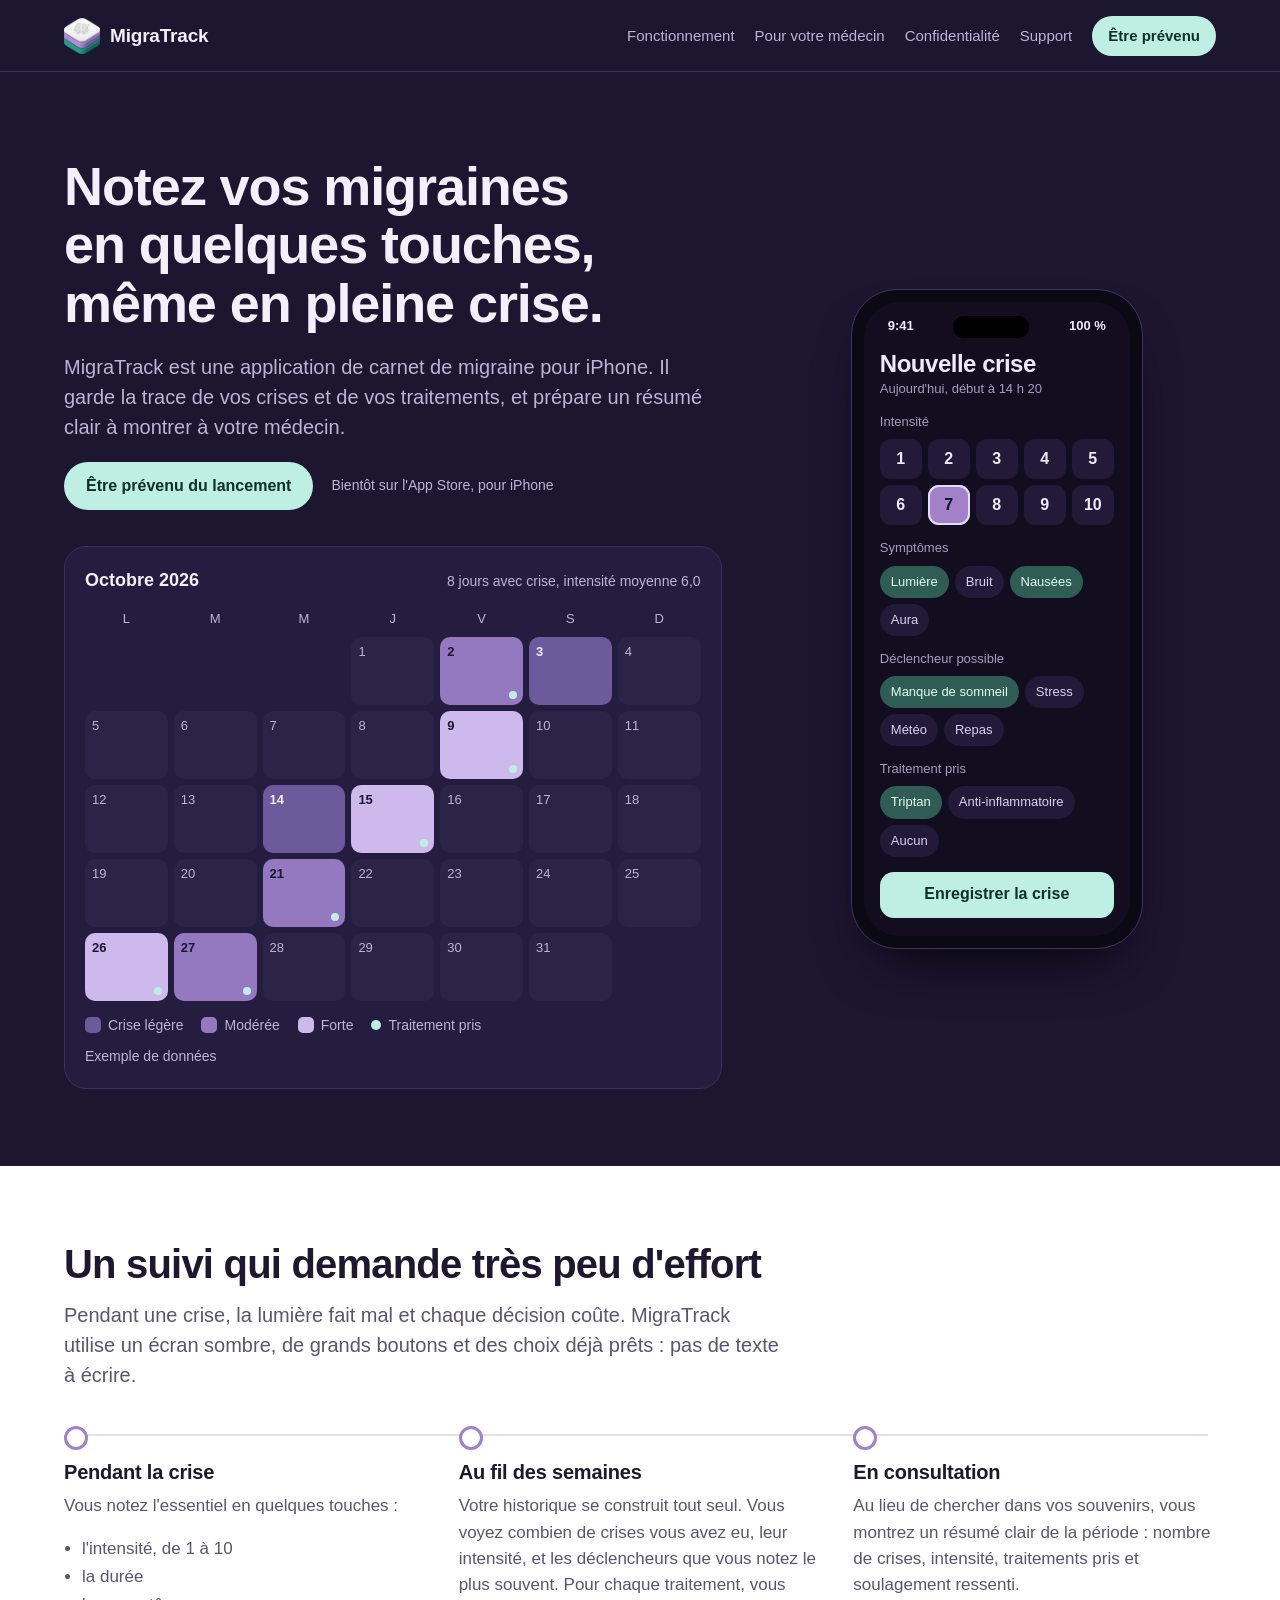
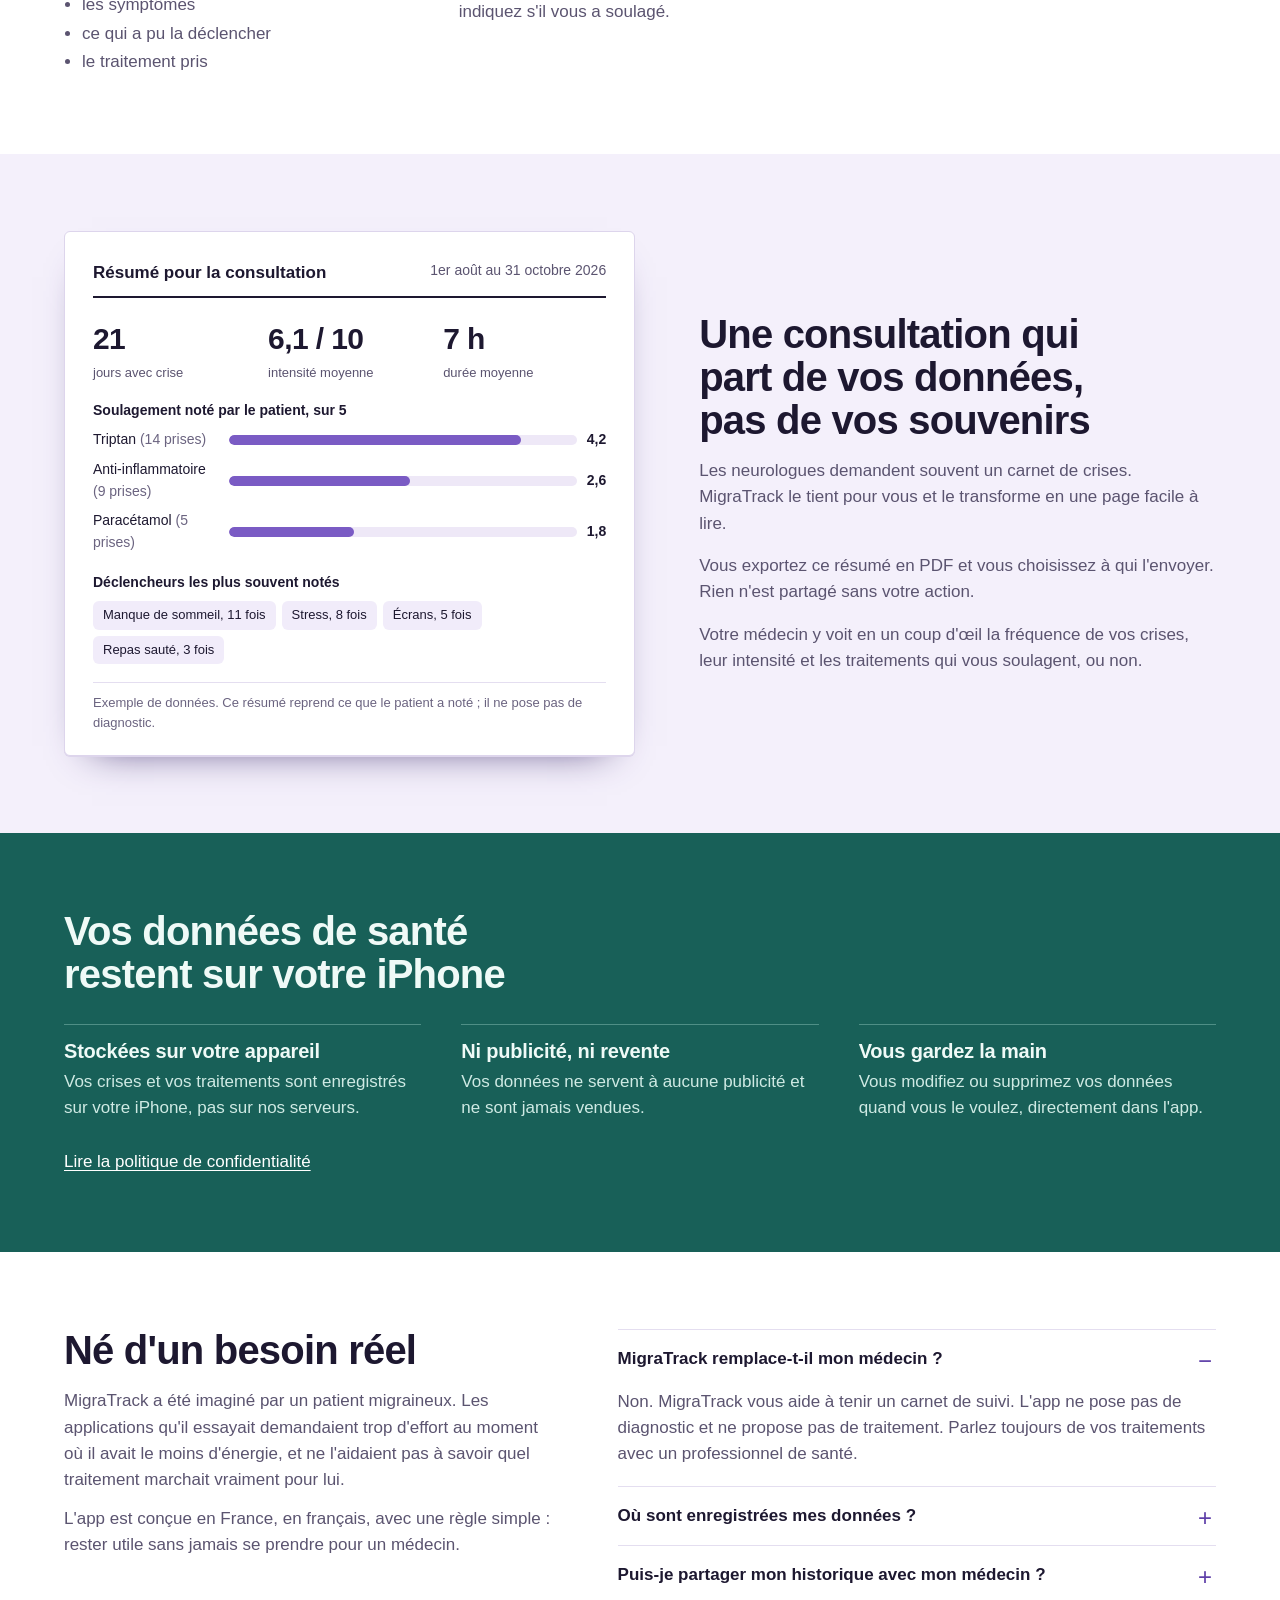
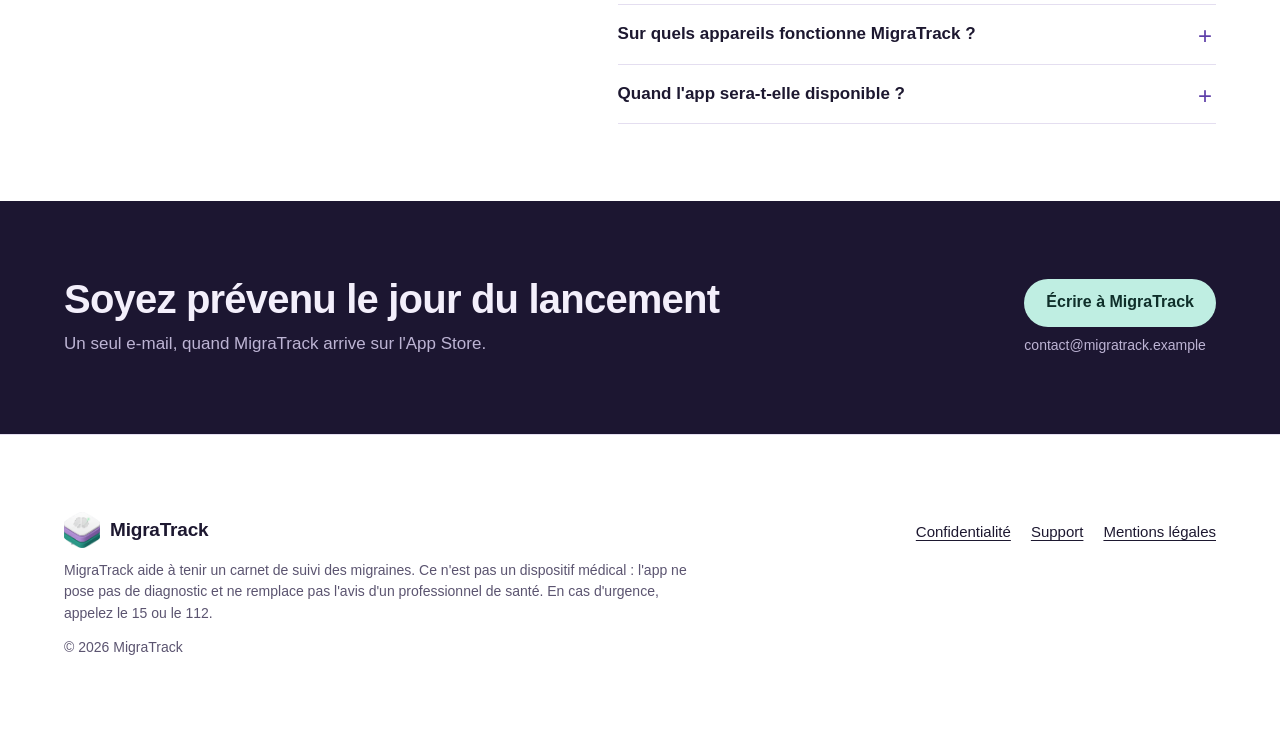
<file: index.html>
<!DOCTYPE html>
<html lang="fr">
<head>
<meta charset="utf-8">
<meta name="viewport" content="width=device-width, initial-scale=1">
<title>MigraTrack : carnet et suivi de migraine sur iPhone</title>
<meta name="description" content="MigraTrack est un carnet de migraine pour iPhone : notez vos crises en quelques touches, suivez vos traitements et préparez un résumé clair pour votre médecin. Vos données restent sur votre iPhone.">
<meta name="theme-color" content="#1c1631">
<meta property="og:type" content="website">
<meta property="og:title" content="MigraTrack, carnet de migraine pour iPhone">
<meta property="og:description" content="Notez vos crises en quelques touches, suivez vos traitements et préparez un résumé clair pour votre médecin.">
<meta property="og:locale" content="fr_FR">
<!-- Quand l'app sera publiée, ajoutez la bannière App Store :
<meta name="apple-itunes-app" content="app-id=VOTRE_APP_ID"> -->
<link rel="canonical" href="https://purpleyarek-cmyk.github.io/migratrack-site/">
<meta property="og:url" content="https://purpleyarek-cmyk.github.io/migratrack-site/">
<meta property="og:image" content="https://purpleyarek-cmyk.github.io/migratrack-site/assets/partage.png">
<meta property="og:image:width" content="1200">
<meta property="og:image:height" content="630">
<meta name="twitter:card" content="summary_large_image">
<meta property="og:site_name" content="MigraTrack">
<link rel="icon" type="image/png" href="assets/favicon.png">
<link rel="apple-touch-icon" href="assets/apple-touch-icon.png">
<link rel="stylesheet" href="assets/style.css">
<script type="application/ld+json">
{"@context":"https://schema.org","@type":"MobileApplication","name":"MigraTrack","operatingSystem":"iOS","applicationCategory":"HealthApplication","inLanguage":"fr","url":"https://purpleyarek-cmyk.github.io/migratrack-site/","image":"https://purpleyarek-cmyk.github.io/migratrack-site/assets/partage.png","description":"Carnet de migraine pour iPhone : suivi des crises, des déclencheurs possibles et des traitements, avec un résumé à partager avec son médecin."}
</script>
</head>
<body>
<a class="skip" href="#contenu">Aller au contenu</a>

<header class="top band" style="padding-block:0">
  <div class="wrap">
    <a class="brand" href="index.html"><img src="assets/logo.png" alt="" width="36" height="36">MigraTrack</a>
    <nav class="nav" aria-label="Navigation principale">
      <a class="opt" href="#fonctionnement">Fonctionnement</a>
      <a class="opt" href="#medecin">Pour votre médecin</a>
      <a href="confidentialite.html">Confidentialité</a>
      <a href="support.html">Support</a>
      <a class="btn small-btn" href="mailto:contact@migratrack.example?subject=Pr%C3%A9venez-moi%20du%20lancement%20de%20MigraTrack">Être prévenu</a>
    </nav>
  </div>
</header>

<main id="contenu">
<section class="hero band" aria-labelledby="titre">
  <div class="wrap">
    <div class="copy">
      <h1 id="titre">Notez vos migraines en quelques touches, même en pleine crise.</h1>
      <p class="lead">MigraTrack est une application de carnet de migraine pour iPhone. Il garde la trace de vos crises et de vos traitements, et prépare un résumé clair à montrer à votre médecin.</p>
      <div class="cta">
        <a class="btn" href="mailto:contact@migratrack.example?subject=Pr%C3%A9venez-moi%20du%20lancement%20de%20MigraTrack">Être prévenu du lancement</a>
        <span class="small">Bientôt sur l'App Store, pour iPhone</span>
      </div>
    </div>

    <div class="phone-slot">
      <div class="phone" role="img" aria-label="Écran de MigraTrack pour noter une crise : intensité 7 sur 10, sensibilité à la lumière et nausées, manque de sommeil, triptan pris.">
        <div class="screen" aria-hidden="true">
          <div class="status"><span>9:41</span><b></b><span>100 %</span></div>
          <div><h3>Nouvelle crise</h3><p class="sub">Aujourd'hui, début à 14 h 20</p></div>
          <div><p class="lbl">Intensité</p>
            <div class="scale"><span>1</span><span>2</span><span>3</span><span>4</span><span>5</span><span>6</span><span class="sel">7</span><span>8</span><span>9</span><span>10</span></div>
          </div>
          <div><p class="lbl">Symptômes</p>
            <div class="chips"><span class="sel">Lumière</span><span>Bruit</span><span class="sel">Nausées</span><span>Aura</span></div>
          </div>
          <div><p class="lbl">Déclencheur possible</p>
            <div class="chips"><span class="sel">Manque de sommeil</span><span>Stress</span><span>Météo</span><span>Repas</span></div>
          </div>
          <div><p class="lbl">Traitement pris</p>
            <div class="chips"><span class="sel">Triptan</span><span>Anti-inflammatoire</span><span>Aucun</span></div>
          </div>
          <div class="save">Enregistrer la crise</div>
        </div>
      </div>
    </div>

    <div class="cal" aria-labelledby="cal-titre">
      <div class="cal-head"><strong id="cal-titre">Octobre 2026</strong><span id="cal-sum"></span></div>
      <div class="cal-grid" id="cal-grid"></div>
      <div class="cal-key">
        <span><i class="sw" style="background:#6d5a9c"></i>Crise légère</span>
        <span><i class="sw" style="background:#9479c0"></i>Modérée</span>
        <span><i class="sw" style="background:#cdb9ec"></i>Forte</span>
        <span><i class="sw" style="background:#bfeee2;border-radius:50%;width:10px;height:10px"></i>Traitement pris</span>
      </div>
      <p class="small" style="color:#bdb4d4;margin-top:10px">Exemple de données</p>
    </div>
  </div>
</section>

<section class="band" id="fonctionnement" aria-labelledby="t-fonct">
  <div class="wrap">
    <div class="intro">
      <h2 id="t-fonct">Un suivi qui demande très peu d'effort</h2>
      <p class="lead">Pendant une crise, la lumière fait mal et chaque décision coûte. MigraTrack utilise un écran sombre, de grands boutons et des choix déjà prêts : pas de texte à écrire.</p>
    </div>
    <div class="steps">
      <div class="step">
        <h3>Pendant la crise</h3>
        <p>Vous notez l'essentiel en quelques touches :</p>
        <ul><li>l'intensité, de 1 à 10</li><li>la durée</li><li>les symptômes</li><li>ce qui a pu la déclencher</li><li>le traitement pris</li></ul>
      </div>
      <div class="step">
        <h3>Au fil des semaines</h3>
        <p>Votre historique se construit tout seul. Vous voyez combien de crises vous avez eu, leur intensité, et les déclencheurs que vous notez le plus souvent. Pour chaque traitement, vous indiquez s'il vous a soulagé.</p>
      </div>
      <div class="step">
        <h3>En consultation</h3>
        <p>Au lieu de chercher dans vos souvenirs, vous montrez un résumé clair de la période : nombre de crises, intensité, traitements pris et soulagement ressenti.</p>
      </div>
    </div>
  </div>
</section>

<section class="report-band band" id="medecin" aria-labelledby="t-med">
  <div class="wrap split">
    <div class="sheet" role="img" aria-label="Exemple de résumé pour la consultation : 21 jours avec crise sur trois mois, intensité moyenne 6,1 sur 10, et le soulagement noté pour chaque traitement.">
      <div class="sheet-top"><strong>Résumé pour la consultation</strong><span>1er août au 31 octobre 2026</span></div>
      <div class="figs">
        <div><b>21</b><span>jours avec crise</span></div>
        <div><b>6,1 / 10</b><span>intensité moyenne</span></div>
        <div><b>7 h</b><span>durée moyenne</span></div>
      </div>
      <div>
        <h4>Soulagement noté par le patient, sur 5</h4>
        <div class="rows" id="rows"></div>
      </div>
      <div>
        <h4>Déclencheurs les plus souvent notés</h4>
        <div class="tags"><span>Manque de sommeil, 11 fois</span><span>Stress, 8 fois</span><span>Écrans, 5 fois</span><span>Repas sauté, 3 fois</span></div>
      </div>
      <p class="note">Exemple de données. Ce résumé reprend ce que le patient a noté ; il ne pose pas de diagnostic.</p>
    </div>
    <div class="text">
      <h2 id="t-med">Une consultation qui part de vos données, pas de vos souvenirs</h2>
      <p>Les neurologues demandent souvent un carnet de crises. MigraTrack le tient pour vous et le transforme en une page facile à lire.</p>
      <p>Vous exportez ce résumé en PDF et vous choisissez à qui l'envoyer. Rien n'est partagé sans votre action.</p>
      <p>Votre médecin y voit en un coup d'œil la fréquence de vos crises, leur intensité et les traitements qui vous soulagent, ou non.</p>
    </div>
  </div>
</section>

<section class="privacy band" aria-labelledby="t-priv">
  <div class="wrap">
    <h2 id="t-priv">Vos données de santé restent sur votre iPhone</h2>
    <div class="pts">
      <div><h3>Stockées sur votre appareil</h3><p>Vos crises et vos traitements sont enregistrés sur votre iPhone, pas sur nos serveurs.</p></div>
      <div><h3>Ni publicité, ni revente</h3><p>Vos données ne servent à aucune publicité et ne sont jamais vendues.</p></div>
      <div><h3>Vous gardez la main</h3><p>Vous modifiez ou supprimez vos données quand vous le voulez, directement dans l'app.</p></div>
    </div>
    <p><a href="confidentialite.html">Lire la politique de confidentialité</a></p>
  </div>
</section>

<section class="band" aria-labelledby="t-about">
  <div class="wrap two">
    <div class="about">
      <h2 id="t-about">Né d'un besoin réel</h2>
      <p style="margin-top:16px">MigraTrack a été imaginé par un patient migraineux. Les applications qu'il essayait demandaient trop d'effort au moment où il avait le moins d'énergie, et ne l'aidaient pas à savoir quel traitement marchait vraiment pour lui.</p>
      <p>L'app est conçue en France, en français, avec une règle simple : rester utile sans jamais se prendre pour un médecin.</p>
    </div>
    <div class="faq" aria-label="Questions fréquentes">
      <details open><summary>MigraTrack remplace-t-il mon médecin ?</summary><p>Non. MigraTrack vous aide à tenir un carnet de suivi. L'app ne pose pas de diagnostic et ne propose pas de traitement. Parlez toujours de vos traitements avec un professionnel de santé.</p></details>
      <details><summary>Où sont enregistrées mes données ?</summary><p>Sur votre iPhone. Elles ne sont envoyées sur aucun serveur MigraTrack. Si vous exportez un résumé, c'est vous qui choisissez à qui l'envoyer.</p></details>
      <details><summary>Puis-je partager mon historique avec mon médecin ?</summary><p>Oui. Vous générez un résumé en PDF depuis l'app, puis vous l'envoyez ou l'imprimez comme vous le souhaitez.</p></details>
      <details><summary>Sur quels appareils fonctionne MigraTrack ?</summary><p>Sur iPhone. La version d'iOS nécessaire sera indiquée sur la page App Store de l'app.</p></details>
      <details><summary>Quand l'app sera-t-elle disponible ?</summary><p>MigraTrack est en cours de finalisation. Écrivez-nous et nous vous préviendrons le jour de sa sortie sur l'App Store.</p></details>
    </div>
  </div>
</section>

<section class="closing band" aria-labelledby="t-close">
  <div class="wrap">
    <div>
      <h2 id="t-close">Soyez prévenu le jour du lancement</h2>
      <p>Un seul e-mail, quand MigraTrack arrive sur l'App Store.</p>
    </div>
    <div class="mail">
      <a class="btn" href="mailto:contact@migratrack.example?subject=Pr%C3%A9venez-moi%20du%20lancement%20de%20MigraTrack">Écrire à MigraTrack</a>
      <span class="small">contact@migratrack.example</span>
    </div>
  </div>
</section>
</main>

<footer class="foot band">
  <div class="wrap">
    <div style="display:grid;gap:12px">
      <a class="brand" href="index.html" style="color:var(--ink)"><img src="assets/logo.png" alt="" width="36" height="36">MigraTrack</a>
      <p class="small">MigraTrack aide à tenir un carnet de suivi des migraines. Ce n'est pas un dispositif médical : l'app ne pose pas de diagnostic et ne remplace pas l'avis d'un professionnel de santé. En cas d'urgence, appelez le 15 ou le 112.</p>
      <p class="small">© 2026 MigraTrack</p>
    </div>
    <nav aria-label="Liens utiles">
      <a href="confidentialite.html">Confidentialité</a>
      <a href="support.html">Support</a>
      <a href="mentions-legales.html">Mentions légales</a>
    </nav>
  </div>
</footer>

<script>
{
  const crises={2:[6,1],3:[4,0],9:[8,1],14:[3,0],15:[7,1],21:[5,1],26:[9,1],27:[6,1]};
  const y=2026,m=9;
  const lead=(new Date(y,m,1).getDay()+6)%7;
  const days=new Date(y,m+1,0).getDate();
  const dows=['L','M','M','J','V','S','D'];
  let h=dows.map(d=>'<span class="dow">'+d+'</span>').join('');
  for(let i=0;i<lead;i++)h+='<span class="day out"></span>';
  for(let d=1;d<=days;d++){
    const c=crises[d];
    if(!c){h+='<span class="day">'+d+'</span>';continue;}
    const [n,t]=c;
    const bg=n<=4?'#6d5a9c':n<=6?'#9479c0':'#cdb9ec';
    const cls=n<=4?'day on low':'day on';
    h+='<span class="'+cls+'" style="background:'+bg+'" title="Crise d\'intensité '+n+' sur 10">'+d+(t?'<i></i>':'')+'</span>';
  }
  document.getElementById('cal-grid').innerHTML=h;
  const n=Object.keys(crises).length;
  const avg=Object.values(crises).reduce((s,c)=>s+c[0],0)/n;
  document.getElementById('cal-sum').textContent=n+' jours avec crise, intensité moyenne '+avg.toFixed(1).replace('.',',');
  const rows=[['Triptan',14,4.2],['Anti-inflammatoire',9,2.6],['Paracétamol',5,1.8]];
  document.getElementById('rows').innerHTML=rows.map(r=>'<div class="row"><span>'+r[0]+' <span style="color:#6b6480">('+r[1]+' prises)</span></span><span class="bar"><i style="width:'+(r[2]/5*100)+'%"></i></span><b>'+r[2].toFixed(1).replace('.',',')+'</b></div>').join('');
}
</script>
</body>
</html>
</file>
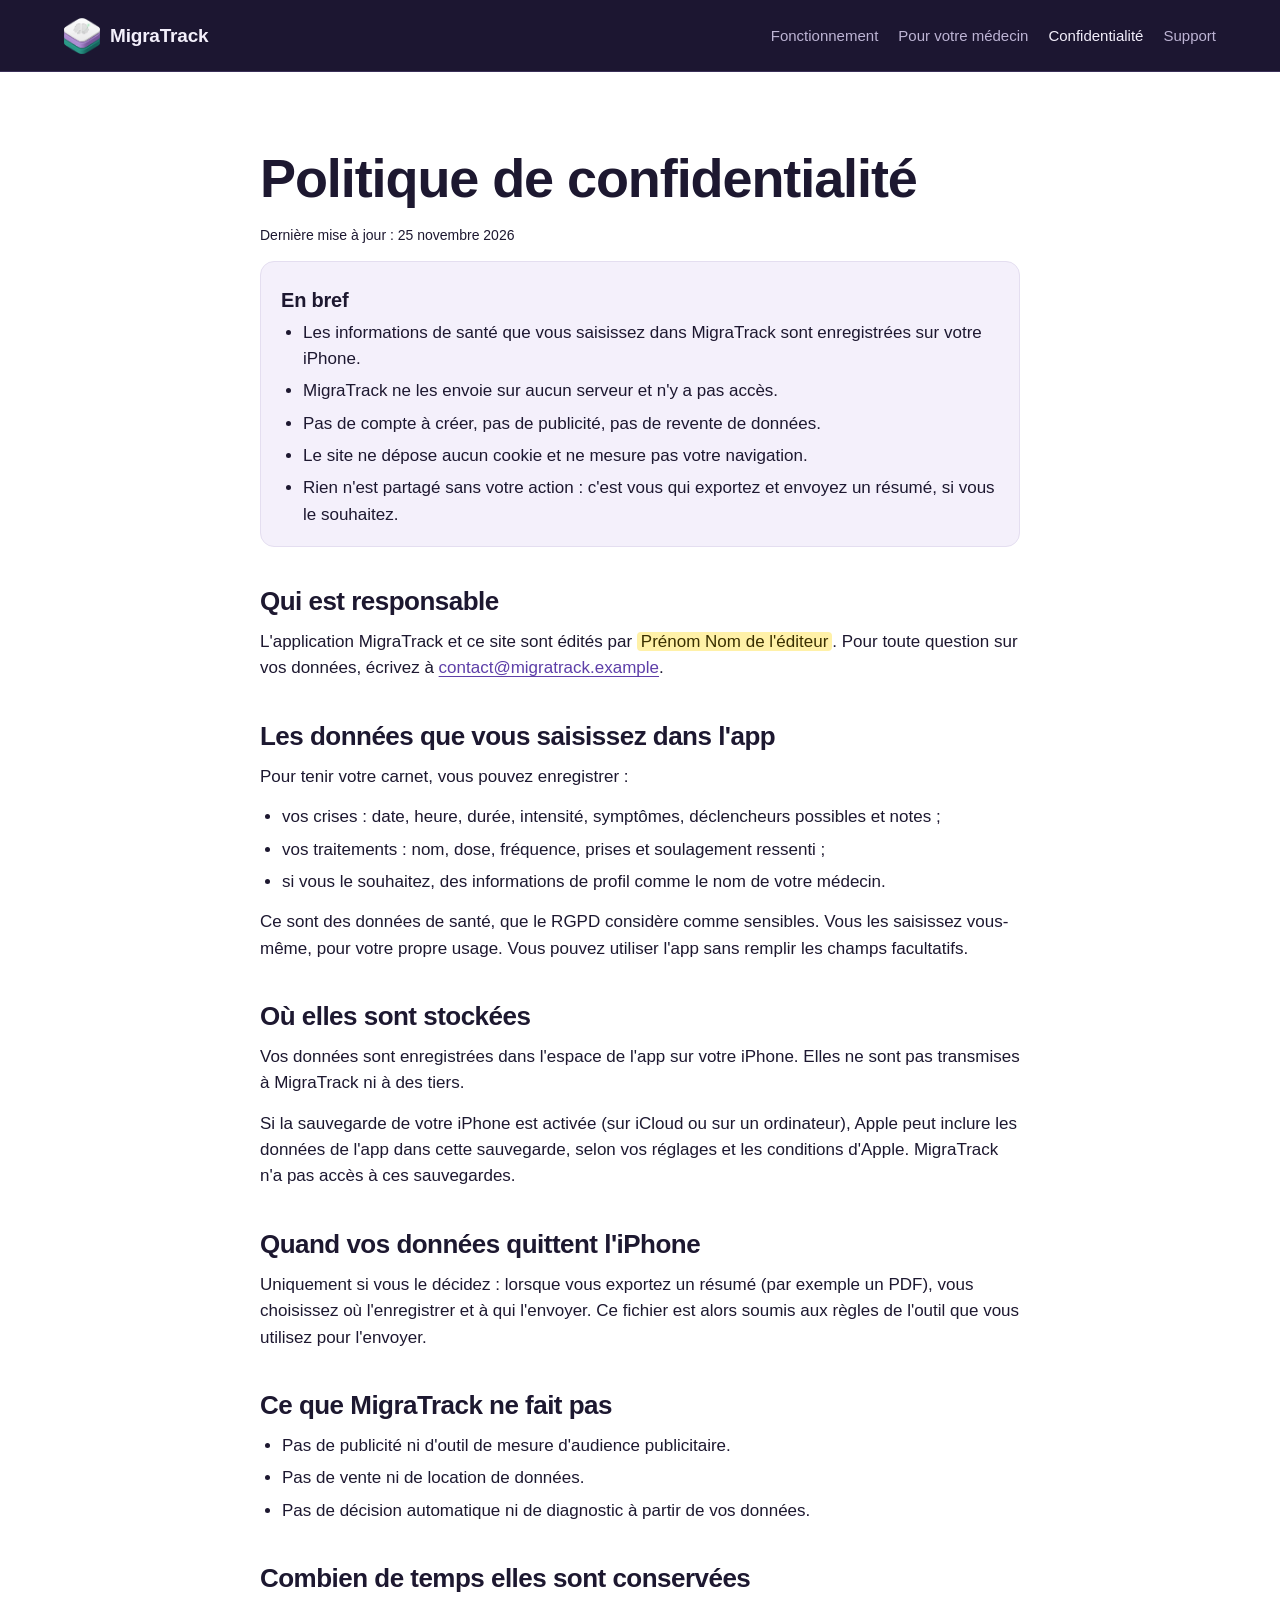
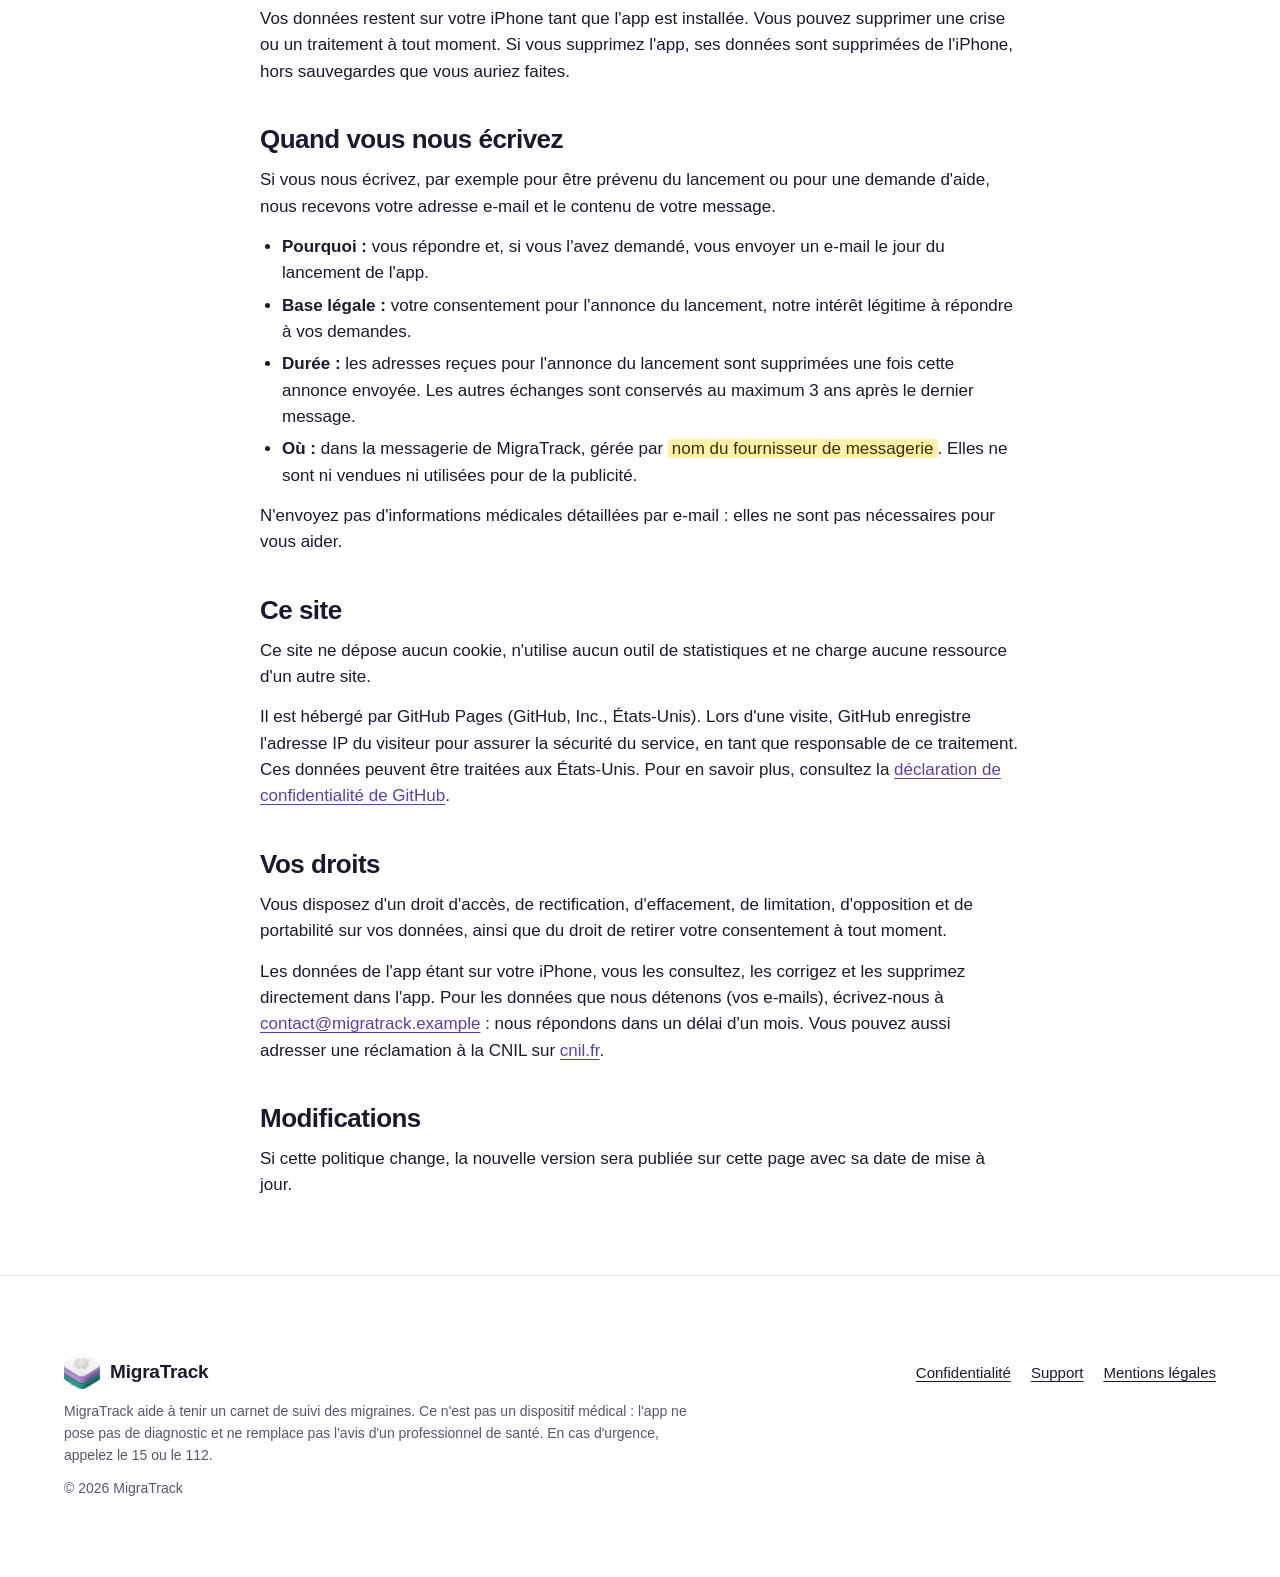
<file: confidentialite.html>
<!DOCTYPE html>
<html lang="fr">
<head>
<meta charset="utf-8">
<meta name="viewport" content="width=device-width, initial-scale=1">
<title>Confidentialité, MigraTrack</title>
<meta name="description" content="Politique de confidentialité de l'application MigraTrack et de son site : quelles données sont traitées, où elles sont stockées et quels sont vos droits.">
<meta name="theme-color" content="#1c1631">
<link rel="canonical" href="https://purpleyarek-cmyk.github.io/migratrack-site/confidentialite.html">
<meta property="og:url" content="https://purpleyarek-cmyk.github.io/migratrack-site/confidentialite.html">
<meta property="og:image" content="https://purpleyarek-cmyk.github.io/migratrack-site/assets/partage.png">
<meta property="og:image:width" content="1200">
<meta property="og:image:height" content="630">
<meta name="twitter:card" content="summary_large_image">
<meta property="og:type" content="website">
<meta property="og:site_name" content="MigraTrack">
<meta property="og:title" content="Confidentialité, MigraTrack">
<meta property="og:description" content="Politique de confidentialité de l'application MigraTrack et de son site : quelles données sont traitées, où elles sont stockées et quels sont vos droits.">
<meta property="og:locale" content="fr_FR">
<link rel="icon" type="image/png" href="assets/favicon.png">
<link rel="apple-touch-icon" href="assets/apple-touch-icon.png">
<link rel="stylesheet" href="assets/style.css">
</head>
<body>
<a class="skip" href="#contenu">Aller au contenu</a>
<header class="top band" style="padding-block:0">
  <div class="wrap">
    <a class="brand" href="index.html"><img src="assets/logo.png" alt="" width="36" height="36">MigraTrack</a>
    <nav class="nav" aria-label="Navigation principale">
      <a class="opt" href="index.html#fonctionnement">Fonctionnement</a>
      <a class="opt" href="index.html#medecin">Pour votre médecin</a>
      <a href="confidentialite.html" aria-current="page">Confidentialité</a>
      <a href="support.html">Support</a>
    </nav>
  </div>
</header>
<main id="contenu" class="band">
<article class="doc">

<h1>Politique de confidentialité</h1>
<p class="small">Dernière mise à jour : 25 novembre 2026</p>

<div class="box">
  <h3>En bref</h3>
  <ul>
    <li>Les informations de santé que vous saisissez dans MigraTrack sont enregistrées sur votre iPhone.</li>
    <li>MigraTrack ne les envoie sur aucun serveur et n'y a pas accès.</li>
    <li>Pas de compte à créer, pas de publicité, pas de revente de données.</li>
    <li>Le site ne dépose aucun cookie et ne mesure pas votre navigation.</li>
    <li>Rien n'est partagé sans votre action : c'est vous qui exportez et envoyez un résumé, si vous le souhaitez.</li>
  </ul>
</div>

<h2>Qui est responsable</h2>
<p>L'application MigraTrack et ce site sont édités par <span class="todo">Prénom Nom de l'éditeur</span>. Pour toute question sur vos données, écrivez à <a href="mailto:contact@migratrack.example">contact@migratrack.example</a>.</p>

<h2>Les données que vous saisissez dans l'app</h2>
<p>Pour tenir votre carnet, vous pouvez enregistrer :</p>
<ul>
  <li>vos crises : date, heure, durée, intensité, symptômes, déclencheurs possibles et notes ;</li>
  <li>vos traitements : nom, dose, fréquence, prises et soulagement ressenti ;</li>
  <li>si vous le souhaitez, des informations de profil comme le nom de votre médecin.</li>
</ul>
<p>Ce sont des données de santé, que le RGPD considère comme sensibles. Vous les saisissez vous-même, pour votre propre usage. Vous pouvez utiliser l'app sans remplir les champs facultatifs.</p>

<h2>Où elles sont stockées</h2>
<p>Vos données sont enregistrées dans l'espace de l'app sur votre iPhone. Elles ne sont pas transmises à MigraTrack ni à des tiers.</p>
<p>Si la sauvegarde de votre iPhone est activée (sur iCloud ou sur un ordinateur), Apple peut inclure les données de l'app dans cette sauvegarde, selon vos réglages et les conditions d'Apple. MigraTrack n'a pas accès à ces sauvegardes.</p>

<h2>Quand vos données quittent l'iPhone</h2>
<p>Uniquement si vous le décidez : lorsque vous exportez un résumé (par exemple un PDF), vous choisissez où l'enregistrer et à qui l'envoyer. Ce fichier est alors soumis aux règles de l'outil que vous utilisez pour l'envoyer.</p>

<h2>Ce que MigraTrack ne fait pas</h2>
<ul>
  <li>Pas de publicité ni d'outil de mesure d'audience publicitaire.</li>
  <li>Pas de vente ni de location de données.</li>
  <li>Pas de décision automatique ni de diagnostic à partir de vos données.</li>
</ul>

<h2>Combien de temps elles sont conservées</h2>
<p>Vos données restent sur votre iPhone tant que l'app est installée. Vous pouvez supprimer une crise ou un traitement à tout moment. Si vous supprimez l'app, ses données sont supprimées de l'iPhone, hors sauvegardes que vous auriez faites.</p>

<h2>Quand vous nous écrivez</h2>
<p>Si vous nous écrivez, par exemple pour être prévenu du lancement ou pour une demande d'aide, nous recevons votre adresse e-mail et le contenu de votre message.</p>
<ul>
  <li><strong>Pourquoi :</strong> vous répondre et, si vous l'avez demandé, vous envoyer un e-mail le jour du lancement de l'app.</li>
  <li><strong>Base légale :</strong> votre consentement pour l'annonce du lancement, notre intérêt légitime à répondre à vos demandes.</li>
  <li><strong>Durée :</strong> les adresses reçues pour l'annonce du lancement sont supprimées une fois cette annonce envoyée. Les autres échanges sont conservés au maximum 3 ans après le dernier message.</li>
  <li><strong>Où :</strong> dans la messagerie de MigraTrack, gérée par <span class="todo">nom du fournisseur de messagerie</span>. Elles ne sont ni vendues ni utilisées pour de la publicité.</li>
</ul>
<p>N'envoyez pas d'informations médicales détaillées par e-mail : elles ne sont pas nécessaires pour vous aider.</p>

<h2>Ce site</h2>
<p>Ce site ne dépose aucun cookie, n'utilise aucun outil de statistiques et ne charge aucune ressource d'un autre site.</p>
<p>Il est hébergé par GitHub Pages (GitHub, Inc., États-Unis). Lors d'une visite, GitHub enregistre l'adresse IP du visiteur pour assurer la sécurité du service, en tant que responsable de ce traitement. Ces données peuvent être traitées aux États-Unis. Pour en savoir plus, consultez la <a href="https://docs.github.com/fr/site-policy/privacy-policies/github-general-privacy-statement">déclaration de confidentialité de GitHub</a>.</p>

<h2>Vos droits</h2>
<p>Vous disposez d'un droit d'accès, de rectification, d'effacement, de limitation, d'opposition et de portabilité sur vos données, ainsi que du droit de retirer votre consentement à tout moment.</p>
<p>Les données de l'app étant sur votre iPhone, vous les consultez, les corrigez et les supprimez directement dans l'app. Pour les données que nous détenons (vos e-mails), écrivez-nous à <a href="mailto:contact@migratrack.example">contact@migratrack.example</a> : nous répondons dans un délai d'un mois. Vous pouvez aussi adresser une réclamation à la CNIL sur <a href="https://www.cnil.fr">cnil.fr</a>.</p>

<h2>Modifications</h2>
<p>Si cette politique change, la nouvelle version sera publiée sur cette page avec sa date de mise à jour.</p>
</article>
</main>
<footer class="foot band">
  <div class="wrap">
    <div style="display:grid;gap:12px">
      <a class="brand" href="index.html" style="color:var(--ink)"><img src="assets/logo.png" alt="" width="36" height="36">MigraTrack</a>
      <p class="small">MigraTrack aide à tenir un carnet de suivi des migraines. Ce n'est pas un dispositif médical : l'app ne pose pas de diagnostic et ne remplace pas l'avis d'un professionnel de santé. En cas d'urgence, appelez le 15 ou le 112.</p>
      <p class="small">© 2026 MigraTrack</p>
    </div>
    <nav aria-label="Liens utiles">
      <a href="confidentialite.html">Confidentialité</a>
      <a href="support.html">Support</a>
      <a href="mentions-legales.html">Mentions légales</a>
    </nav>
  </div>
</footer>
</body>
</html>
</file>
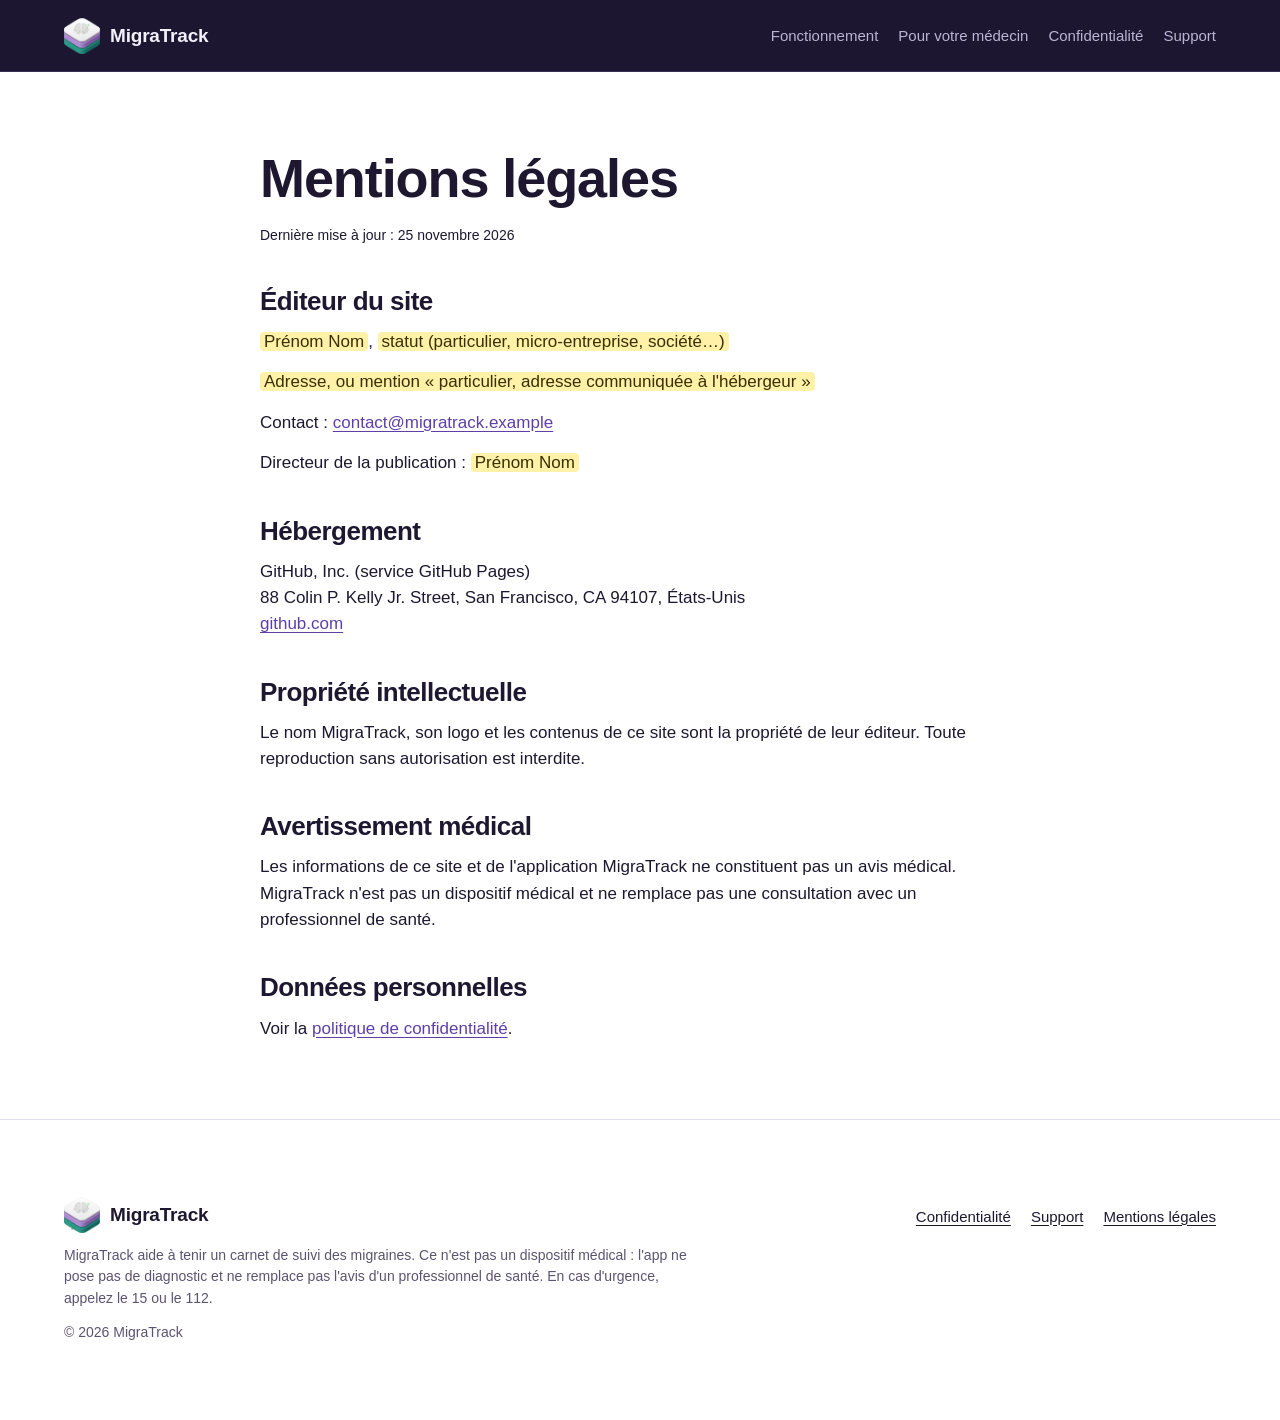
<file: mentions-legales.html>
<!DOCTYPE html>
<html lang="fr">
<head>
<meta charset="utf-8">
<meta name="viewport" content="width=device-width, initial-scale=1">
<title>Mentions légales, MigraTrack</title>
<meta name="description" content="Mentions légales du site MigraTrack.">
<meta name="theme-color" content="#1c1631">
<link rel="canonical" href="https://purpleyarek-cmyk.github.io/migratrack-site/mentions-legales.html">
<meta property="og:url" content="https://purpleyarek-cmyk.github.io/migratrack-site/mentions-legales.html">
<meta property="og:image" content="https://purpleyarek-cmyk.github.io/migratrack-site/assets/partage.png">
<meta property="og:image:width" content="1200">
<meta property="og:image:height" content="630">
<meta name="twitter:card" content="summary_large_image">
<meta property="og:type" content="website">
<meta property="og:site_name" content="MigraTrack">
<meta property="og:title" content="Mentions légales, MigraTrack">
<meta property="og:description" content="Mentions légales du site MigraTrack.">
<meta property="og:locale" content="fr_FR">
<link rel="icon" type="image/png" href="assets/favicon.png">
<link rel="apple-touch-icon" href="assets/apple-touch-icon.png">
<link rel="stylesheet" href="assets/style.css">
</head>
<body>
<a class="skip" href="#contenu">Aller au contenu</a>
<header class="top band" style="padding-block:0">
  <div class="wrap">
    <a class="brand" href="index.html"><img src="assets/logo.png" alt="" width="36" height="36">MigraTrack</a>
    <nav class="nav" aria-label="Navigation principale">
      <a class="opt" href="index.html#fonctionnement">Fonctionnement</a>
      <a class="opt" href="index.html#medecin">Pour votre médecin</a>
      <a href="confidentialite.html">Confidentialité</a>
      <a href="support.html">Support</a>
    </nav>
  </div>
</header>
<main id="contenu" class="band">
<article class="doc">

<h1>Mentions légales</h1>
<p class="small">Dernière mise à jour : 25 novembre 2026</p>

<h2>Éditeur du site</h2>
<p><span class="todo">Prénom Nom</span>, <span class="todo">statut (particulier, micro-entreprise, société…)</span></p>
<p><span class="todo">Adresse, ou mention « particulier, adresse communiquée à l'hébergeur »</span></p>
<p>Contact : <a href="mailto:contact@migratrack.example">contact@migratrack.example</a></p>
<p>Directeur de la publication : <span class="todo">Prénom Nom</span></p>

<h2>Hébergement</h2>
<p>GitHub, Inc. (service GitHub Pages)<br>88 Colin P. Kelly Jr. Street, San Francisco, CA 94107, États-Unis<br><a href="https://github.com">github.com</a></p>

<h2>Propriété intellectuelle</h2>
<p>Le nom MigraTrack, son logo et les contenus de ce site sont la propriété de leur éditeur. Toute reproduction sans autorisation est interdite.</p>

<h2>Avertissement médical</h2>
<p>Les informations de ce site et de l'application MigraTrack ne constituent pas un avis médical. MigraTrack n'est pas un dispositif médical et ne remplace pas une consultation avec un professionnel de santé.</p>

<h2>Données personnelles</h2>
<p>Voir la <a href="confidentialite.html">politique de confidentialité</a>.</p>
</article>
</main>
<footer class="foot band">
  <div class="wrap">
    <div style="display:grid;gap:12px">
      <a class="brand" href="index.html" style="color:var(--ink)"><img src="assets/logo.png" alt="" width="36" height="36">MigraTrack</a>
      <p class="small">MigraTrack aide à tenir un carnet de suivi des migraines. Ce n'est pas un dispositif médical : l'app ne pose pas de diagnostic et ne remplace pas l'avis d'un professionnel de santé. En cas d'urgence, appelez le 15 ou le 112.</p>
      <p class="small">© 2026 MigraTrack</p>
    </div>
    <nav aria-label="Liens utiles">
      <a href="confidentialite.html">Confidentialité</a>
      <a href="support.html">Support</a>
      <a href="mentions-legales.html">Mentions légales</a>
    </nav>
  </div>
</footer>
</body>
</html>
</file>
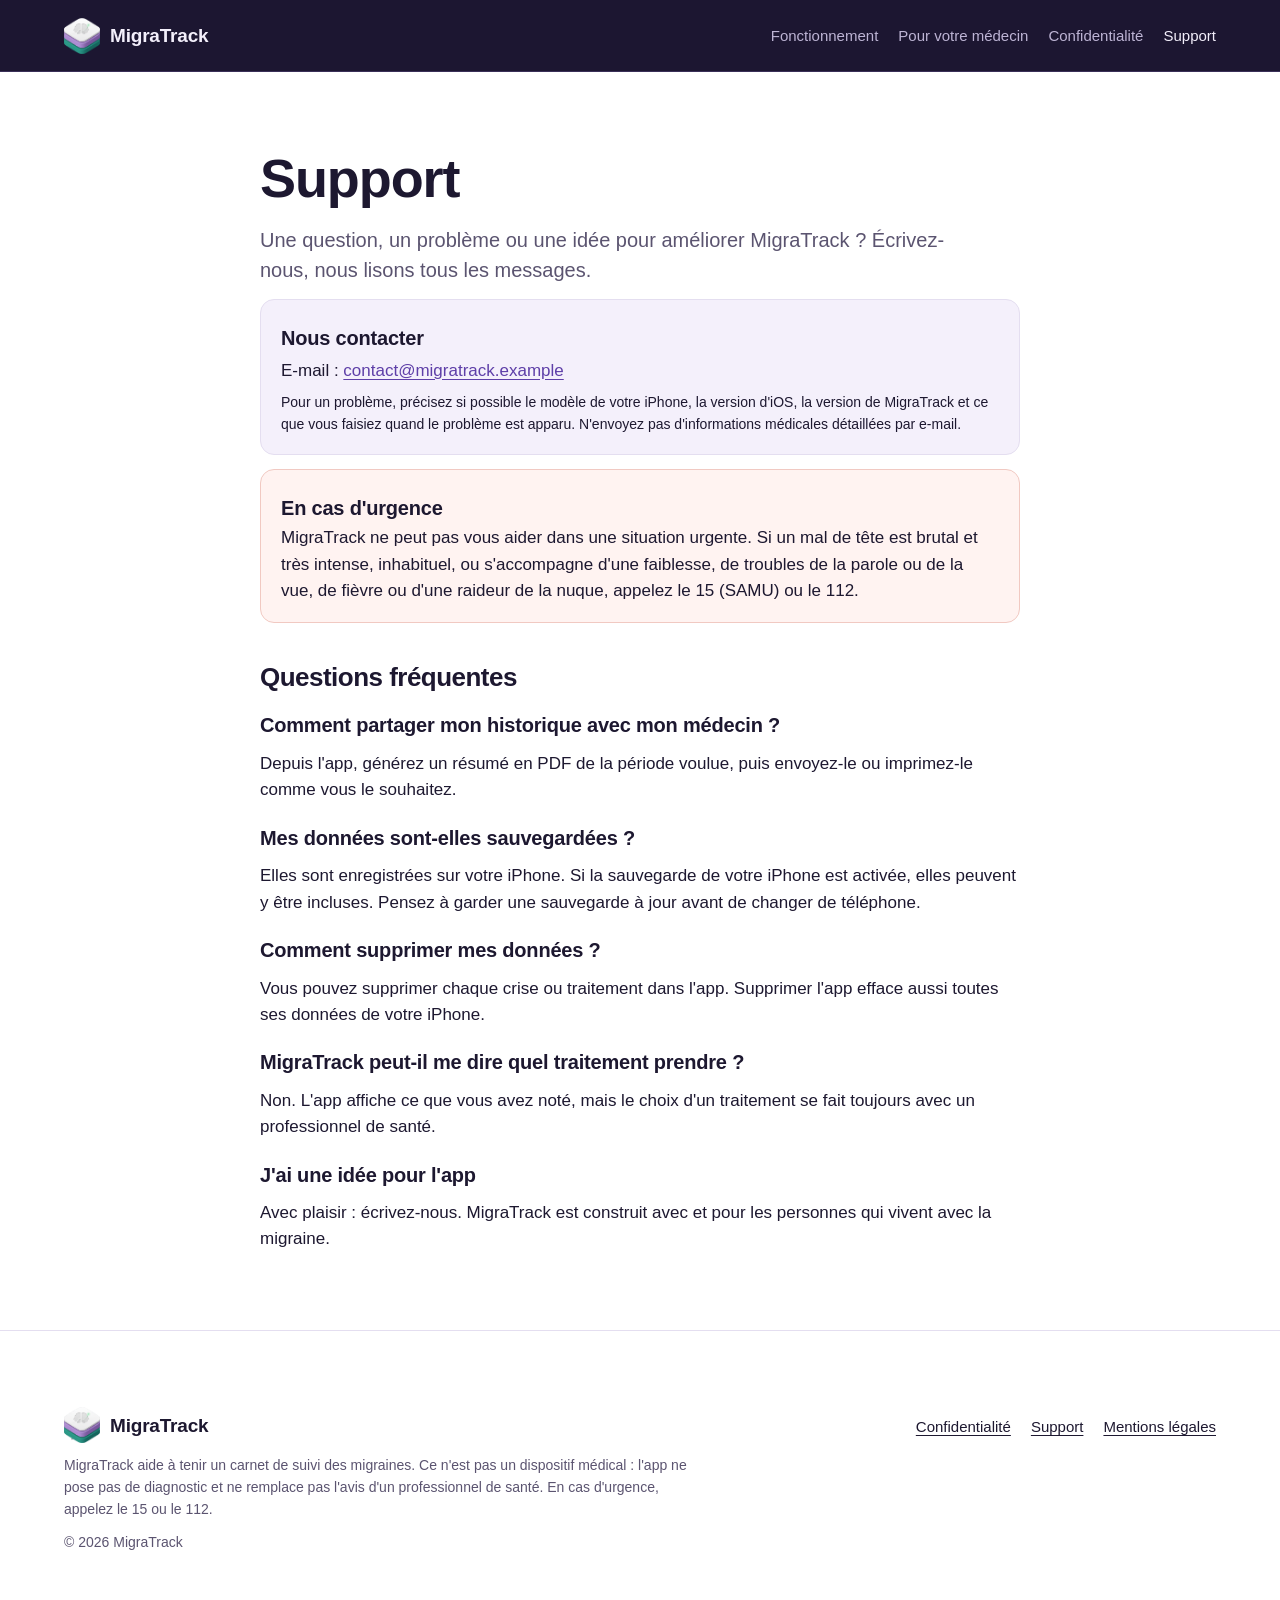
<file: support.html>
<!DOCTYPE html>
<html lang="fr">
<head>
<meta charset="utf-8">
<meta name="viewport" content="width=device-width, initial-scale=1">
<title>Support, MigraTrack</title>
<meta name="description" content="Aide et contact pour l'application MigraTrack : posez une question, signalez un problème ou proposez une idée.">
<meta name="theme-color" content="#1c1631">
<link rel="canonical" href="https://purpleyarek-cmyk.github.io/migratrack-site/support.html">
<meta property="og:url" content="https://purpleyarek-cmyk.github.io/migratrack-site/support.html">
<meta property="og:image" content="https://purpleyarek-cmyk.github.io/migratrack-site/assets/partage.png">
<meta property="og:image:width" content="1200">
<meta property="og:image:height" content="630">
<meta name="twitter:card" content="summary_large_image">
<meta property="og:type" content="website">
<meta property="og:site_name" content="MigraTrack">
<meta property="og:title" content="Support, MigraTrack">
<meta property="og:description" content="Aide et contact pour l'application MigraTrack : posez une question, signalez un problème ou proposez une idée.">
<meta property="og:locale" content="fr_FR">
<link rel="icon" type="image/png" href="assets/favicon.png">
<link rel="apple-touch-icon" href="assets/apple-touch-icon.png">
<link rel="stylesheet" href="assets/style.css">
</head>
<body>
<a class="skip" href="#contenu">Aller au contenu</a>
<header class="top band" style="padding-block:0">
  <div class="wrap">
    <a class="brand" href="index.html"><img src="assets/logo.png" alt="" width="36" height="36">MigraTrack</a>
    <nav class="nav" aria-label="Navigation principale">
      <a class="opt" href="index.html#fonctionnement">Fonctionnement</a>
      <a class="opt" href="index.html#medecin">Pour votre médecin</a>
      <a href="confidentialite.html">Confidentialité</a>
      <a href="support.html" aria-current="page">Support</a>
    </nav>
  </div>
</header>
<main id="contenu" class="band">
<article class="doc">

<h1>Support</h1>
<p class="lead" style="color:var(--muted)">Une question, un problème ou une idée pour améliorer MigraTrack ? Écrivez-nous, nous lisons tous les messages.</p>

<div class="box">
  <h3>Nous contacter</h3>
  <p>E-mail : <a href="mailto:contact@migratrack.example?subject=Support%20MigraTrack">contact@migratrack.example</a></p>
  <p class="small">Pour un problème, précisez si possible le modèle de votre iPhone, la version d'iOS, la version de MigraTrack et ce que vous faisiez quand le problème est apparu. N'envoyez pas d'informations médicales détaillées par e-mail.</p>
</div>

<div class="alert" role="note">
  <h3>En cas d'urgence</h3>
  <p>MigraTrack ne peut pas vous aider dans une situation urgente. Si un mal de tête est brutal et très intense, inhabituel, ou s'accompagne d'une faiblesse, de troubles de la parole ou de la vue, de fièvre ou d'une raideur de la nuque, appelez le 15 (SAMU) ou le 112.</p>
</div>

<h2>Questions fréquentes</h2>
<h3>Comment partager mon historique avec mon médecin ?</h3>
<p>Depuis l'app, générez un résumé en PDF de la période voulue, puis envoyez-le ou imprimez-le comme vous le souhaitez.</p>
<h3>Mes données sont-elles sauvegardées ?</h3>
<p>Elles sont enregistrées sur votre iPhone. Si la sauvegarde de votre iPhone est activée, elles peuvent y être incluses. Pensez à garder une sauvegarde à jour avant de changer de téléphone.</p>
<h3>Comment supprimer mes données ?</h3>
<p>Vous pouvez supprimer chaque crise ou traitement dans l'app. Supprimer l'app efface aussi toutes ses données de votre iPhone.</p>
<h3>MigraTrack peut-il me dire quel traitement prendre ?</h3>
<p>Non. L'app affiche ce que vous avez noté, mais le choix d'un traitement se fait toujours avec un professionnel de santé.</p>
<h3>J'ai une idée pour l'app</h3>
<p>Avec plaisir : écrivez-nous. MigraTrack est construit avec et pour les personnes qui vivent avec la migraine.</p>
</article>
</main>
<footer class="foot band">
  <div class="wrap">
    <div style="display:grid;gap:12px">
      <a class="brand" href="index.html" style="color:var(--ink)"><img src="assets/logo.png" alt="" width="36" height="36">MigraTrack</a>
      <p class="small">MigraTrack aide à tenir un carnet de suivi des migraines. Ce n'est pas un dispositif médical : l'app ne pose pas de diagnostic et ne remplace pas l'avis d'un professionnel de santé. En cas d'urgence, appelez le 15 ou le 112.</p>
      <p class="small">© 2026 MigraTrack</p>
    </div>
    <nav aria-label="Liens utiles">
      <a href="confidentialite.html">Confidentialité</a>
      <a href="support.html">Support</a>
      <a href="mentions-legales.html">Mentions légales</a>
    </nav>
  </div>
</footer>
</body>
</html>
</file>
<file: assets/style.css>
/* VOICE   everyday health, calm and low-glare: few hues, lots of air
   IDEA    the paper "carnet de crises" a neurologist asks for, moved onto an iPhone in a dimmed room
   PICTURE the crisis-log screen in dark mode beside a month of crises shaded by intensity
   COLOUR  night violet hero (#1c1631), white body, logo lavender for intensity, logo deep teal for privacy
   TYPE    the system face (SF Pro on iPhone, like the app itself) in 700/400; no external font, no third-party request
   LAYOUT  hero: words + month on the left, phone on the right; phone order: words, phone, month */

:root{
  color-scheme:light dark;
  --bg:light-dark(#ffffff,#15111f);
  --ink:light-dark(#1d1830,#ece8f6);
  --muted:light-dark(#5b5470,#b3abc7);
  --line:light-dark(#e4def0,#2f2843);
  --soft:light-dark(#f4f0fb,#1d172c);
  --accent:light-dark(#5e3fa8,#c2a8f0);
  --night:#1c1631;
  --night-2:#251d40;
  --night-line:#3a3058;
  --night-ink:#f3effb;
  --night-muted:#bdb4d4;
  --lav:#a381c8;
  --teal:#186058;
  --teal-2:#278f7f;
  --mint:#bfeee2;
  --font:-apple-system,BlinkMacSystemFont,"SF Pro Text","Segoe UI",Roboto,"Helvetica Neue",Arial,sans-serif;
  --display:-apple-system,BlinkMacSystemFont,"SF Pro Display","Segoe UI",Roboto,"Helvetica Neue",Arial,sans-serif;
}
:root[data-theme=light]{color-scheme:light}
:root[data-theme=dark]{color-scheme:dark}
*{box-sizing:border-box;min-width:0}
html{scroll-padding-top:80px;-webkit-text-size-adjust:100%}
body{margin:0;background:var(--bg);color:var(--ink);font:17px/1.55 var(--font);overflow-x:clip}
img{max-width:100%;height:auto;display:block}
a{color:var(--accent);text-underline-offset:3px}
a:focus-visible,button:focus-visible,summary:focus-visible{outline:3px solid var(--lav);outline-offset:3px;border-radius:6px}
h1,h2,h3{font-family:var(--display);line-height:1.08;letter-spacing:-.02em;text-wrap:balance;margin:0}
h1{font-size:clamp(34px,5.2vw,54px);font-weight:700}
h2{font-size:clamp(28px,3.6vw,40px);font-weight:700}
h3{font-size:20px;font-weight:650;letter-spacing:-.01em}
p{margin:0}
.wrap{max-width:1240px;margin-inline:auto}
.band{padding-block:clamp(40px,6vw,88px);padding-left:max(5vw,16px,env(safe-area-inset-left,0px));padding-right:max(5vw,16px,env(safe-area-inset-right,0px))}
.lead{font-size:clamp(18px,1.6vw,20px);line-height:1.5;max-width:36em}
.small{font-size:14px;color:var(--muted)}
.skip{position:absolute;left:-999px}
.skip:focus{left:16px;top:12px;z-index:9;background:#fff;color:#1d1830;padding:8px 12px;border-radius:8px}

/* header */
.top{background:var(--night);color:var(--night-ink);border-bottom:1px solid var(--night-line)}
.top .wrap{display:flex;align-items:center;justify-content:space-between;gap:12px 24px;flex-wrap:wrap;padding-block:14px}
.brand{display:flex;align-items:center;gap:10px;color:inherit;text-decoration:none;font-weight:700;font-size:19px;letter-spacing:-.01em}
.brand img{width:36px;height:36px}
.nav{display:flex;flex-wrap:wrap;gap:4px 20px;align-items:center}
.nav a{color:var(--night-muted);text-decoration:none;font-size:15px;padding:10px 0}
.nav a:hover,.nav a[aria-current=page]{color:var(--night-ink)}
.btn{display:inline-flex;align-items:center;justify-content:center;min-height:48px;padding:0 22px;border-radius:999px;font-weight:650;font-size:16px;text-decoration:none;background:var(--mint);color:#0f2f2a;border:0}
.btn:hover{background:#d6f6ee}
.btn.small-btn{min-height:40px;padding:0 16px;font-size:15px}
.nav a.btn{color:#0f2f2a;padding:0 16px}
.nav a.btn:hover{color:#0f2f2a}

/* hero */
.hero{background:var(--night);color:var(--night-ink)}
.hero .wrap{display:grid;gap:36px 56px;grid-template-columns:minmax(0,1.2fr) minmax(0,.8fr);grid-template-areas:"copy phone" "cal phone";align-items:start}
.hero .copy{grid-area:copy;display:grid;gap:20px;align-content:start;padding-top:8px}
.hero .lead{color:var(--night-muted)}
.hero .cta{display:flex;flex-wrap:wrap;gap:12px 18px;align-items:center}
.hero .cta .small{color:var(--night-muted)}
.phone-slot{grid-area:phone;display:flex;justify-content:center;align-self:center}
.cal{grid-area:cal;background:var(--night-2);border:1px solid var(--night-line);border-radius:22px;padding:20px}
.cal-head{display:flex;justify-content:space-between;align-items:baseline;gap:8px;flex-wrap:wrap;margin-bottom:14px}
.cal-head strong{font-size:18px}
.cal-head span{font-size:14px;color:var(--night-muted)}
.cal-grid{display:grid;grid-template-columns:repeat(7,minmax(0,1fr));gap:6px}
.cal-grid .dow{font-size:13px;color:var(--night-muted);text-align:center;padding-bottom:2px}
.day{position:relative;aspect-ratio:1/.82;border-radius:10px;background:#2c2349;font-size:13px;padding:5px 7px;color:var(--night-muted);font-variant-numeric:tabular-nums}
.day.on{color:#1c1631;font-weight:650}
.day.on.low{background:#6d5a9c;color:#f3effb}
.day.out{visibility:hidden}
.day i{position:absolute;right:6px;bottom:6px;width:8px;height:8px;border-radius:50%;background:var(--mint)}
.cal-key{display:flex;flex-wrap:wrap;gap:8px 18px;margin-top:14px;font-size:14px;color:var(--night-muted)}
.cal-key span{display:inline-flex;align-items:center;gap:7px}
.sw{width:16px;height:16px;border-radius:5px;display:inline-block}

/* phone */
.phone{width:292px;border-radius:46px;background:#0b0913;padding:12px;border:1px solid #3d3460;box-shadow:0 30px 60px -30px #000}
.screen{border-radius:36px;background:#120e1f;padding:12px 16px 18px;color:#efeaf9;display:grid;gap:13px}
.status{display:flex;justify-content:space-between;font-size:13px;font-weight:650;padding:2px 8px 0}
.status b{width:76px;height:22px;border-radius:12px;background:#000}
.screen h3{font-size:24px;letter-spacing:-.02em}
.screen .sub{font-size:13px;color:#a69cc0;margin-top:2px}
.screen .lbl{font-size:13px;color:#a69cc0;margin-bottom:7px}
.scale{display:grid;grid-template-columns:repeat(5,minmax(0,1fr));gap:6px}
.scale span{height:40px;border-radius:11px;background:#221a38;display:grid;place-items:center;font-weight:650;font-size:16px}
.scale span.sel{background:var(--lav);color:#16112a;box-shadow:0 0 0 2px #e6dbff inset}
.chips{display:flex;flex-wrap:wrap;gap:6px}
.chips span{font-size:13px;padding:6px 11px;border-radius:999px;background:#221a38;color:#d9d1ee}
.chips span.sel{background:#2f5c55;color:#e3fbf4}
.save{height:46px;border-radius:14px;background:var(--mint);color:#0f2f2a;display:grid;place-items:center;font-weight:700;font-size:16px;margin-top:2px}

/* how it works */
.steps{display:grid;grid-template-columns:repeat(3,minmax(0,1fr));gap:32px;margin-top:36px;position:relative}
.steps::before{content:"";position:absolute;left:8px;right:8px;top:8px;height:2px;background:var(--line)}
.step{position:relative;padding-top:36px;display:grid;gap:10px;align-content:start}
.step::before{content:"";position:absolute;left:0;top:0;width:18px;height:18px;border-radius:50%;background:var(--bg);border:3px solid var(--lav)}
.step p{color:var(--muted)}
.step ul{margin:4px 0 0;padding-left:18px;color:var(--muted)}
.step li{margin:2px 0}
.intro{display:grid;gap:14px;max-width:44em}
.intro p{color:var(--muted)}

/* doctor report */
.report-band{background:var(--soft)}
.split{display:grid;grid-template-columns:minmax(0,1.05fr) minmax(0,.95fr);gap:40px 64px;align-items:center}
.split .text{display:grid;gap:16px}
.split .text p{color:var(--muted)}
.sheet{background:#fff;color:#1d1830;border:1px solid #ddd5ec;border-radius:6px;padding:28px 28px 22px;box-shadow:0 1px 0 #ddd5ec,0 18px 40px -28px #3b2a6b;display:grid;gap:18px;font-size:15px}
.sheet-top{display:flex;justify-content:space-between;gap:12px;flex-wrap:wrap;border-bottom:2px solid #1d1830;padding-bottom:10px}
.sheet-top strong{font-size:17px}
.sheet-top span{color:#5b5470;font-size:14px}
.figs{display:grid;grid-template-columns:repeat(3,minmax(0,1fr));gap:12px}
.figs div{display:grid;gap:2px}
.figs b{font-size:clamp(24px,3vw,30px);letter-spacing:-.02em;font-variant-numeric:tabular-nums;white-space:nowrap}
.figs span{font-size:13px;color:#5b5470;line-height:1.3}
.sheet h4{margin:0 0 8px;font-size:14px;font-weight:650}
.rows{display:grid;gap:8px}
.row{display:grid;grid-template-columns:minmax(0,9em) minmax(0,1fr) auto;gap:10px;align-items:center;font-size:14px}
.row .bar{height:10px;background:#eee8f7;border-radius:5px;overflow:hidden}
.row .bar i{display:block;height:100%;background:#7a5bc4;border-radius:5px}
.row b{font-variant-numeric:tabular-nums;white-space:nowrap;font-weight:650}
.tags{display:flex;flex-wrap:wrap;gap:6px}
.tags span{font-size:13px;padding:4px 10px;border-radius:6px;background:#f1ecfa}
.sheet .note{font-size:13px;color:#6b6480;border-top:1px solid #e4def0;padding-top:10px}

/* privacy */
.privacy{background:var(--teal);color:#effaf7}
.privacy .wrap{display:grid;gap:28px}
.privacy h2{max-width:16em}
.pts{display:grid;grid-template-columns:repeat(3,minmax(0,1fr));gap:20px 40px}
.pts div{display:grid;gap:6px;border-top:1px solid #4f8f86;padding-top:16px}
.pts p{color:#cfeae4}
.privacy a{color:#fff}

/* about + faq */
.two{display:grid;grid-template-columns:minmax(0,.9fr) minmax(0,1.1fr);gap:40px 64px;align-items:start}
.about p+p{margin-top:12px}
.about p{color:var(--muted)}
.faq{display:grid;border-top:1px solid var(--line)}
.faq details{border-bottom:1px solid var(--line)}
.faq summary{cursor:pointer;padding:16px 36px 16px 0;font-weight:650;list-style:none;position:relative}
.faq summary::-webkit-details-marker{display:none}
.faq summary::after{content:"+";position:absolute;right:4px;top:12px;font-size:24px;font-weight:400;color:var(--accent)}
.faq details[open] summary::after{content:"\2212"}
.faq details p{padding:0 0 18px;color:var(--muted);max-width:40em}

/* closing call */
.closing{background:var(--night);color:var(--night-ink)}
.closing .wrap{display:flex;flex-wrap:wrap;align-items:center;justify-content:space-between;gap:20px 40px}
.closing p{color:var(--night-muted);margin-top:10px}
.mail{display:grid;gap:8px;justify-items:start}
.mail .small{color:var(--night-muted)}

/* footer */
.foot{border-top:1px solid var(--line)}
.foot .wrap{display:grid;grid-template-columns:minmax(0,1fr) auto;gap:16px 40px;align-items:start}
.foot nav{display:flex;flex-wrap:wrap;gap:6px 20px}
.foot nav a{color:var(--ink);font-size:15px;padding:8px 0}
.foot .small{max-width:46em}

/* text pages */
.doc{max-width:760px;margin-inline:auto;display:grid;gap:14px}
.doc h1{margin-bottom:4px}
.doc h2{font-size:26px;margin-top:26px}
.doc h3{margin-top:10px}
.doc p,.doc li{color:var(--ink)}
.doc ul{margin:0;padding-left:22px;display:grid;gap:6px}
.doc .box{background:var(--soft);border:1px solid var(--line);border-radius:14px;padding:18px 20px;display:grid;gap:8px}
.doc .alert{background:light-dark(#fff3f1,#2b1517);border:1px solid light-dark(#f1c9c2,#5a2b2f);border-radius:14px;padding:18px 20px;display:grid;gap:6px}
.todo{background:#fff1a8;color:#3a2f00;padding:0 4px;border-radius:4px}

@media(max-width:900px){
  .hero .wrap{grid-template-columns:minmax(0,1fr);grid-template-areas:"copy" "phone" "cal"}
  .split,.two{grid-template-columns:minmax(0,1fr)}
  .split .sheet{order:2}
}
@media(max-width:600px){
  .nav .opt{display:none}
}
@media(max-width:700px){
  .steps,.pts{grid-template-columns:minmax(0,1fr)}
  .steps::before{left:8px;right:auto;top:8px;bottom:8px;width:2px;height:auto}
  .step{padding:0 0 0 36px}
  .foot .wrap{grid-template-columns:minmax(0,1fr)}
}
@media(max-width:420px){
  .phone{width:min(292px,100%)}
  .cal{padding:14px}
  .cal-grid{gap:4px}
  .day{padding:3px 5px;font-size:12px}
  .sheet{padding:20px 16px 16px}
  .figs{grid-template-columns:minmax(0,1fr) minmax(0,1fr)}
  .row{grid-template-columns:minmax(0,7.5em) minmax(0,1fr) auto}
}
@media(prefers-reduced-motion:no-preference){
  .scale span.sel{animation:pick .9s ease-out .4s both}
  @keyframes pick{0%{background:#221a38;color:#efeaf9;box-shadow:none}100%{}}
}
</file>
